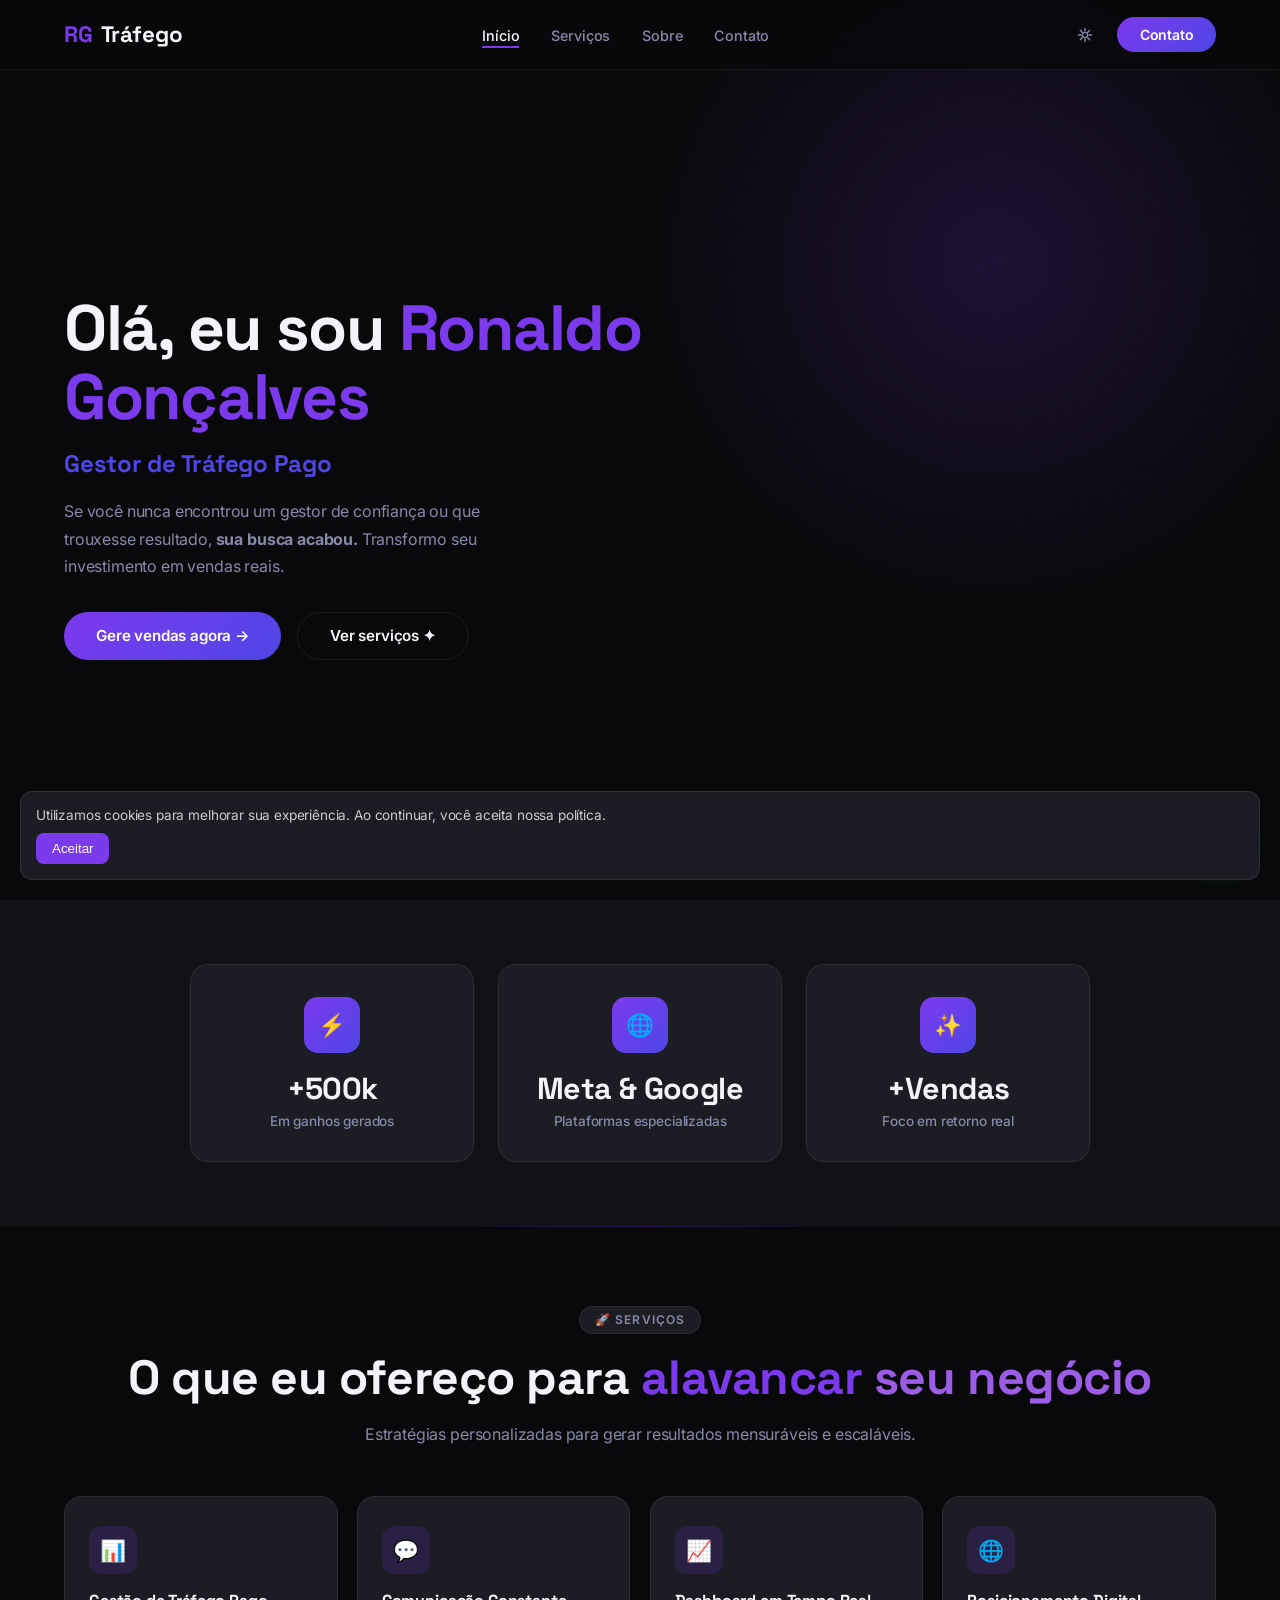
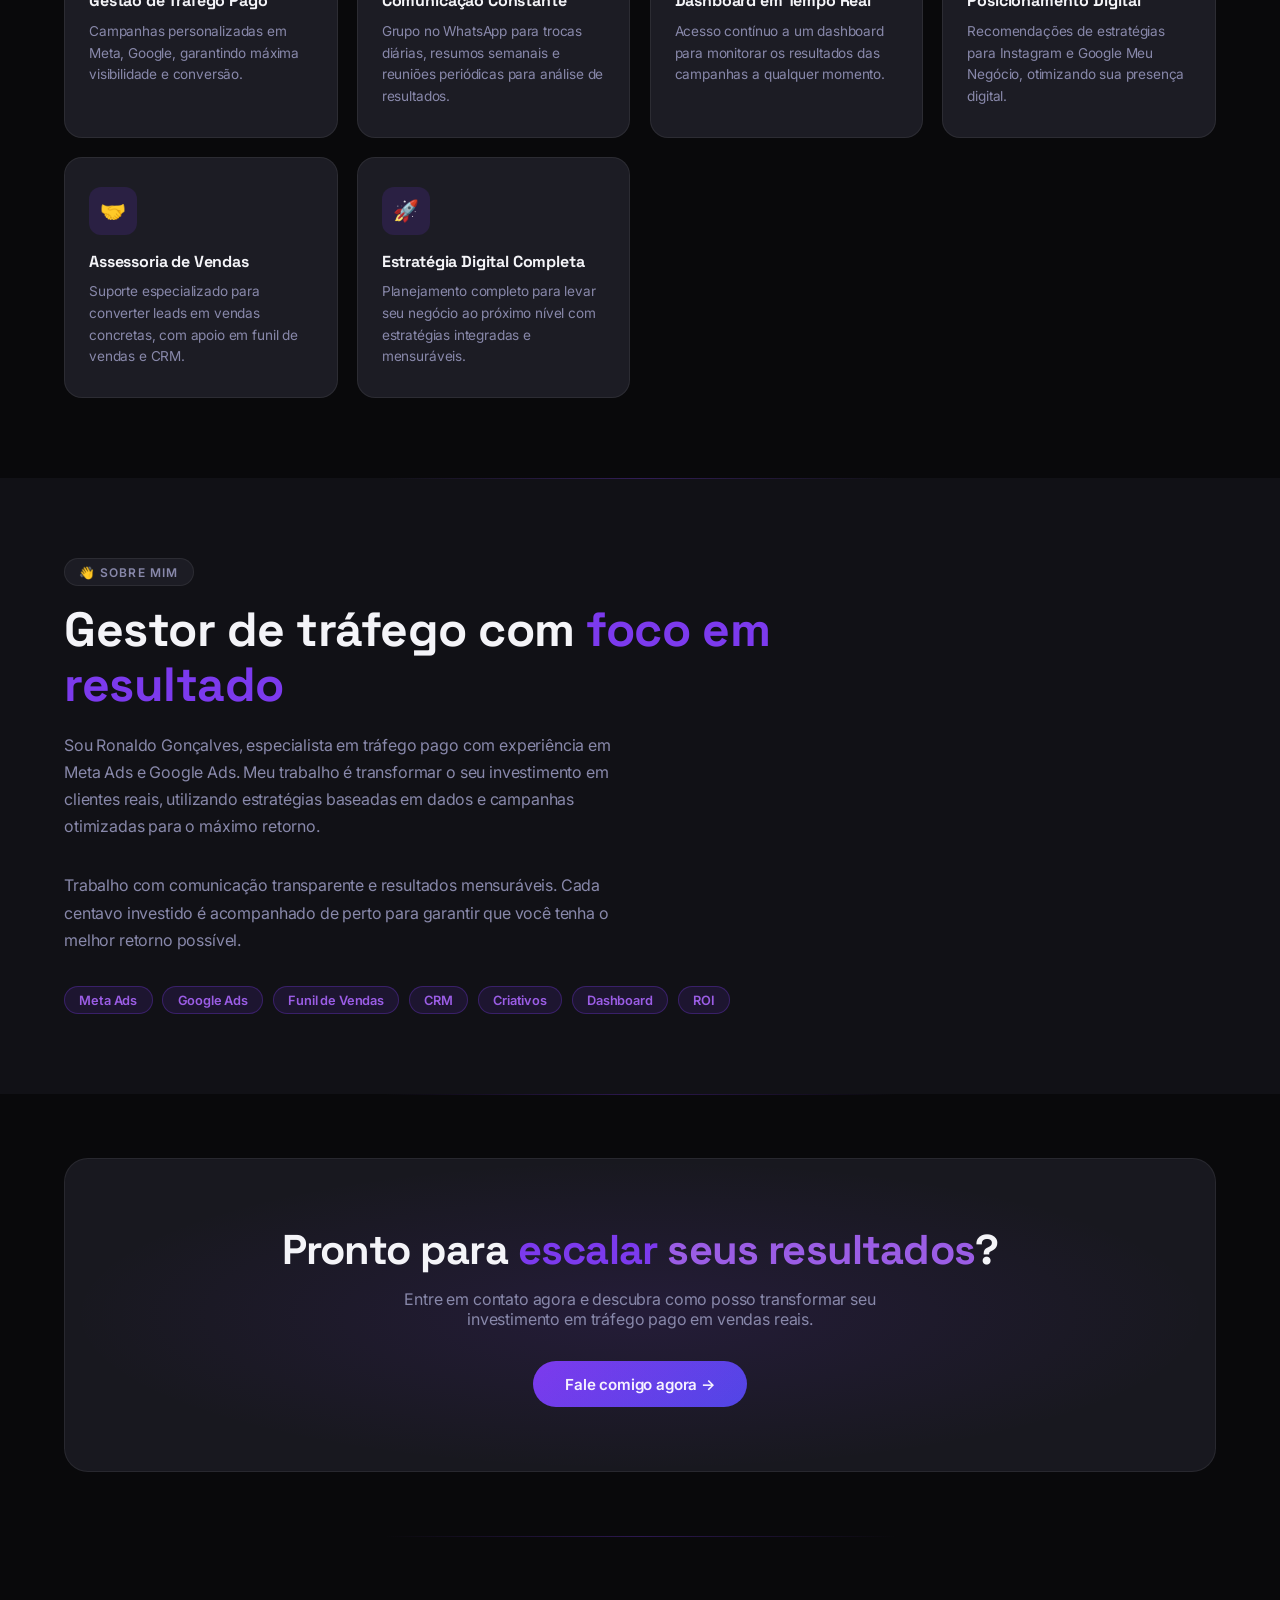
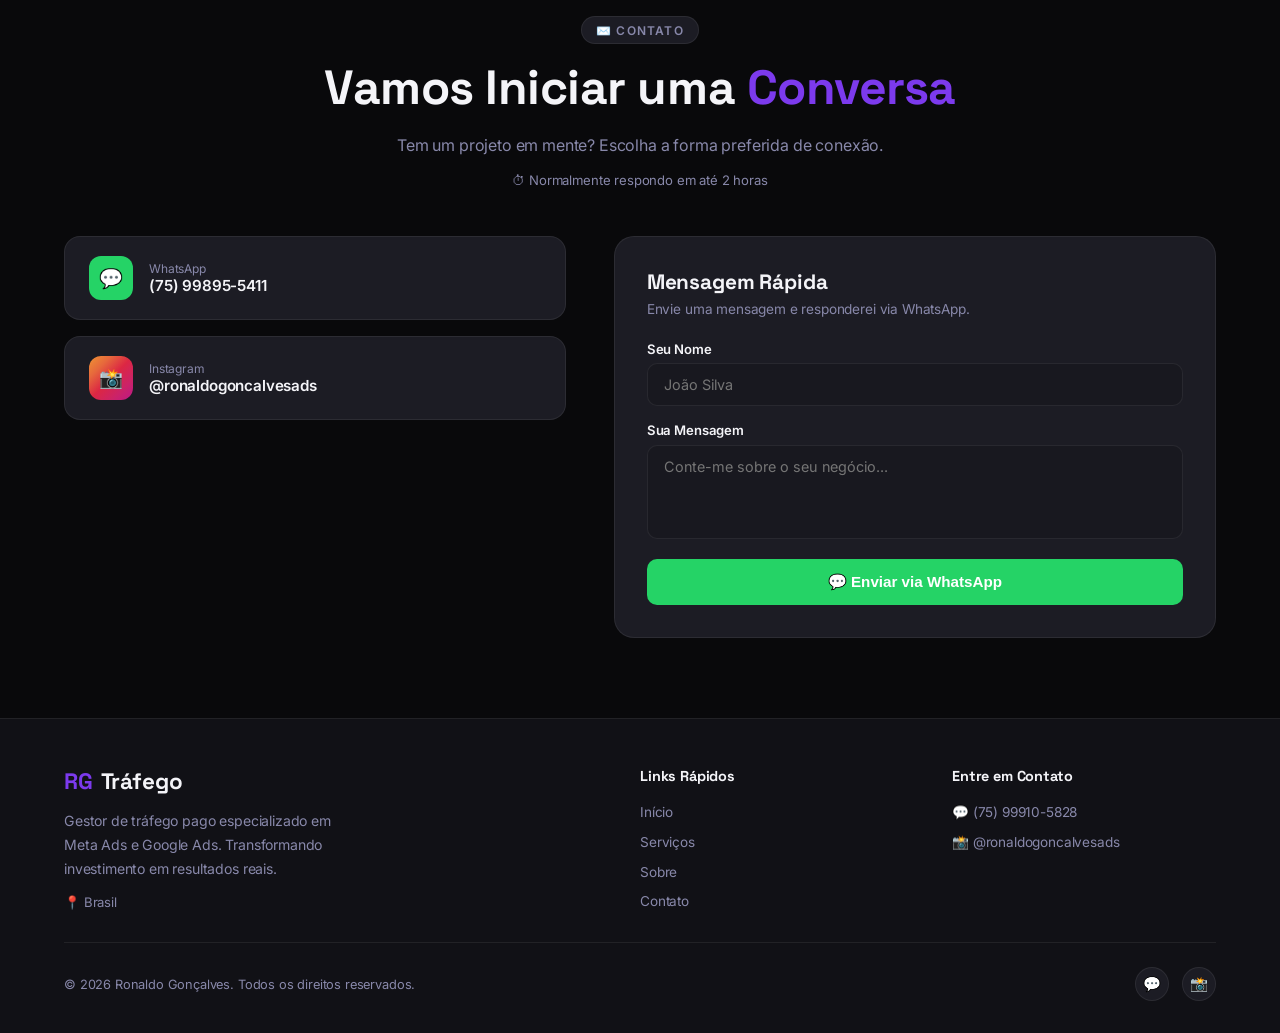
<file: index.html>
<!DOCTYPE html>
<html lang="pt-BR" data-theme="dark">
<head>
  <!-- Google Tag Manager -->
<script>(function(w,d,s,l,i){w[l]=w[l]||[];w[l].push({'gtm.start':
new Date().getTime(),event:'gtm.js'});var f=d.getElementsByTagName(s)[0],
j=d.createElement(s),dl=l!='dataLayer'?'&l='+l:'';j.async=true;j.src=
'https://www.googletagmanager.com/gtm.js?id='+i+dl;f.parentNode.insertBefore(j,f);
})(window,document,'script','dataLayer','GTM-MTQHCKJP');</script>
<!-- End Google Tag Manager -->
  <meta charset="UTF-8" />
  <meta name="viewport" content="width=device-width, initial-scale=1.0" />
  <title>RG Tráfego | Ronaldo Gonçalves</title>
  <meta name="description" content="Gestor de Tráfego Pago especializado em Meta Ads e Google Ads. Transformo investimento em resultados reais." />
  <link rel="icon" type="image/svg+xml" href="data:image/svg+xml,<svg xmlns='http://www.w3.org/2000/svg' viewBox='0 0 100 100'><rect width='100' height='100' rx='20' fill='%23111'/><text y='.9em' font-size='55' font-family='sans-serif' font-weight='900' fill='%237c3aed'>RG</text></svg>" />
  <link rel="preconnect" href="https://fonts.googleapis.com">
  <link rel="preconnect" href="https://fonts.gstatic.com" crossorigin>
  <link rel="preload" as="style" href="https://fonts.googleapis.com/css2?family=Space+Grotesk:wght@400;500;600;700&family=Inter:wght@300;400;500;600;700&display=swap" />
  <link href="https://fonts.googleapis.com/css2?family=Space+Grotesk:wght@400;500;600;700&family=Inter:wght@300;400;500;600;700&display=swap" rel="stylesheet" />
  <style>
    :root {
      --bg: #09090b;
      --bg2: #111116;
      --bg3: #18181f;
      --card: #1c1c24;
      --border: rgba(255,255,255,0.07);
      --text: #f4f4f8;
      --muted: #8888aa;
      --accent1: #7c3aed;
      --accent2: #4f46e5;
      --accent3: #9b5de5;
      --grad: linear-gradient(135deg, #7c3aed, #4f46e5);
      --nav-h: 70px;
    }
    [data-theme="light"] {
      --bg: #f8f8fc;
      --bg2: #f0f0f8;
      --bg3: #e8e8f4;
      --card: #ffffff;
      --border: rgba(0,0,0,0.08);
      --text: #0f0f1a;
      --muted: #5555779;
    }
    *, *::before, *::after { box-sizing: border-box; margin: 0; padding: 0; }
    html { scroll-behavior: smooth; }
    body {
      font-family: 'Inter', sans-serif;
      background: var(--bg);
      color: var(--text);
      overflow-x: hidden;
      transition: background 0.3s, color 0.3s;
    }

    /* ── SCROLLBAR ── */
    ::-webkit-scrollbar { width: 4px; }
    ::-webkit-scrollbar-track { background: var(--bg); }
    ::-webkit-scrollbar-thumb { background: var(--accent1); border-radius: 2px; }

    /* ── NAV ── */
    nav {
      position: fixed; top: 0; left: 0; right: 0; z-index: 100;
      height: var(--nav-h);
      display: flex; align-items: center; justify-content: space-between;
      padding: 0 5%;
      background: rgba(9,9,11,0.85);
      backdrop-filter: blur(20px);
      border-bottom: 1px solid var(--border);
      transition: background 0.3s;
    }
    [data-theme="light"] nav { background: rgba(248,248,252,0.9); }
    .logo {
      font-family: 'Space Grotesk', sans-serif;
      font-size: 1.4rem; font-weight: 800;
      text-decoration: none; color: var(--text);
      display: flex; align-items: center; gap: 2px;
    }
    .logo span { color: var(--accent1); }
    .nav-links { display: flex; gap: 2rem; list-style: none; }
    .nav-links a {
      font-size: 0.9rem; font-weight: 500; color: var(--muted);
      text-decoration: none; transition: color 0.2s;
      position: relative; padding-bottom: 4px;
    }
    .nav-links a::after {
      content: ''; position: absolute; bottom: 0; left: 0;
      width: 0; height: 2px; background: var(--accent1);
      transition: width 0.3s;
    }
    .nav-links a:hover { color: var(--text); }
    .nav-links a:hover::after { width: 100%; }
    .nav-links a.active { color: var(--text); }
    .nav-links a.active::after { width: 100%; }
    .nav-right { display: flex; align-items: center; gap: 1rem; }
    .btn-cta {
      background: var(--grad); color: #fff; border: none;
      padding: 0.55rem 1.4rem; border-radius: 50px;
      font-family: 'Inter', sans-serif; font-size: 0.88rem; font-weight: 600;
      cursor: pointer; text-decoration: none;
      transition: opacity 0.2s, transform 0.2s;
    }
    .btn-cta:hover { opacity: 0.88; transform: translateY(-1px); }
    .theme-toggle {
      background: transparent; border: none;
      color: var(--muted); cursor: pointer;
      width: 32px; height: 32px; border-radius: 6px;
      display: flex; align-items: center; justify-content: center;
      transition: color 0.2s;
      padding: 0;
    }
    .theme-toggle:hover { color: var(--text); }
    .hamburger {
      display: none; flex-direction: column; gap: 5px;
      background: none; border: none; cursor: pointer; padding: 4px;
    }
    .hamburger span { display: block; width: 24px; height: 2px; background: var(--text); border-radius: 2px; transition: 0.3s; }

    /* ── MOBILE MENU ── */
    .mobile-menu {
      display: none; position: fixed; top: var(--nav-h); left: 0; right: 0; z-index: 99;
      background: var(--bg2); border-bottom: 1px solid var(--border);
      padding: 1.5rem 5%; flex-direction: column; gap: 1rem;
    }
    .mobile-menu.open { display: flex; }
    .mobile-menu a {
      font-size: 1.1rem; font-weight: 500; color: var(--text);
      text-decoration: none; padding: 0.5rem 0; border-bottom: 1px solid var(--border);
    }

    /* ── HERO ── */
    #inicio {
      min-height: 100vh;
      display: flex; align-items: center;
      padding: calc(var(--nav-h) + 3rem) 5% 4rem;
      position: relative; overflow: hidden;
    }
    .hero-glow {
      position: absolute; top: -10%; right: -5%;
      width: 55vw; height: 55vw; max-width: 700px;
      background: radial-gradient(circle, rgba(124,58,237,0.18) 0%, transparent 70%);
      pointer-events: none;
    }
    .hero-inner {
      display: grid; grid-template-columns: 1fr 1fr;
      gap: 4rem; align-items: center; width: 100%; max-width: 1200px; margin: auto;
      position: relative; z-index: 1;
    }
    .hero-badge {
      display: inline-flex; align-items: center; gap: 0.5rem;
      background: var(--card); border: 1px solid var(--border);
      padding: 0.4rem 1rem; border-radius: 50px;
      font-size: 0.78rem; font-weight: 600; letter-spacing: 0.12em;
      text-transform: uppercase; color: var(--muted);
      margin-bottom: 1.5rem;
    }
    .hero-badge::before { content: ''; width: 8px; height: 8px; border-radius: 50%; background: #22c55e; animation: pulse 2s infinite; }
    @keyframes pulse { 0%,100%{opacity:1} 50%{opacity:0.3} }
    .hero-title {
      font-family: 'Space Grotesk', sans-serif;
      font-size: clamp(2.4rem, 5vw, 4.2rem);
      font-weight: 800; line-height: 1.08;
      margin-bottom: 1rem;
    }
    .hero-title .hi { color: var(--text); }
    .hero-title .name { color: var(--accent1); }
    .hero-sub {
      font-family: 'Space Grotesk', sans-serif;
      font-size: clamp(1.1rem, 2vw, 1.5rem);
      font-weight: 700; color: var(--accent2);
      margin-bottom: 1.2rem;
    }
    .hero-desc {
      font-size: 1rem; color: var(--muted); line-height: 1.7;
      max-width: 480px; margin-bottom: 2rem;
    }
    .hero-btns { display: flex; gap: 1rem; flex-wrap: wrap; }
    .btn-primary {
      background: var(--grad); color: #fff;
      padding: 0.85rem 2rem; border-radius: 50px;
      font-size: 0.95rem; font-weight: 600;
      text-decoration: none; display: inline-flex; align-items: center; gap: 0.5rem;
      transition: opacity 0.2s, transform 0.2s; border: none; cursor: pointer;
    }
    .btn-primary:hover { opacity: 0.88; transform: translateY(-2px); }
    .btn-outline {
      background: transparent; color: var(--text);
      padding: 0.85rem 2rem; border-radius: 50px;
      font-size: 0.95rem; font-weight: 600;
      text-decoration: none; display: inline-flex; align-items: center; gap: 0.5rem;
      border: 1px solid var(--border); transition: border-color 0.2s, transform 0.2s;
    }
    .btn-outline:hover { border-color: var(--accent1); transform: translateY(-2px); }
    .hero-photo-wrap {
      display: flex; justify-content: center; align-items: center;
      position: relative;
    }
    .hero-photo {
      width: clamp(260px, 35vw, 440px);
      height: clamp(260px, 35vw, 440px);
      border-radius: 50%;
      object-fit: cover; object-position: center top;
      border: 3px solid var(--accent1);
      box-shadow: 0 0 60px rgba(124,58,237,0.3), 0 0 120px rgba(79,70,229,0.15);
      animation: floatImg 4s ease-in-out infinite;
    }
    @keyframes floatImg { 0%,100%{transform:translateY(0)} 50%{transform:translateY(-12px)} }
    .float-icon {
      position: absolute; background: var(--card); border: 1px solid var(--border);
      border-radius: 14px; width: 48px; height: 48px;
      display: flex; align-items: center; justify-content: center; font-size: 1.3rem;
    }
    .fi-1 { top: 10%; right: 5%; animation: floatImg 3s ease-in-out infinite 0.5s; }
    .fi-2 { bottom: 15%; left: 3%; animation: floatImg 3.5s ease-in-out infinite 1s; }

    /* ── STATS ── */
    #stats {
      padding: 4rem 5%;
      background: var(--bg2);
    }
    .stats-grid {
      display: grid; grid-template-columns: repeat(3, 1fr);
      gap: 1.5rem; max-width: 900px; margin: auto;
    }
    .stat-card {
      background: var(--card); border: 1px solid var(--border);
      border-radius: 18px; padding: 2rem 1.5rem; text-align: center;
      transition: transform 0.3s, border-color 0.3s;
    }
    .stat-card:hover { transform: translateY(-4px); border-color: var(--accent1); }
    .stat-icon {
      width: 56px; height: 56px; border-radius: 14px;
      background: var(--grad); display: flex; align-items: center; justify-content: center;
      font-size: 1.4rem; margin: 0 auto 1rem;
    }
    .stat-num {
      font-family: 'Space Grotesk', sans-serif; font-size: 1.9rem; font-weight: 800;
      color: var(--text); margin-bottom: 0.3rem;
    }
    .stat-label { font-size: 0.85rem; color: var(--muted); font-weight: 500; }

    /* ── SECTION GENERIC ── */
    section { padding: 5rem 5%; }
    .section-inner { max-width: 1200px; margin: auto; }
    .section-tag {
      display: inline-flex; align-items: center; gap: 0.4rem;
      background: var(--card); border: 1px solid var(--border);
      padding: 0.35rem 0.9rem; border-radius: 50px;
      font-size: 0.75rem; font-weight: 600; letter-spacing: 0.1em;
      text-transform: uppercase; color: var(--muted); margin-bottom: 1rem;
    }
    .section-title {
      font-family: 'Space Grotesk', sans-serif;
      font-size: clamp(1.8rem, 4vw, 3rem);
      font-weight: 800; line-height: 1.15; margin-bottom: 1rem;
    }
    .section-title .hl { color: var(--accent1); }
    .section-title .hl2 { color: var(--accent3); }
    .section-desc { color: var(--muted); font-size: 1rem; line-height: 1.7; max-width: 560px; }

    /* ── SERVICES ── */
    #servicos { background: var(--bg); }
    .services-header { text-align: center; margin-bottom: 3rem; }
    .services-header .section-desc { margin: auto; }
    .services-grid {
      display: grid; grid-template-columns: repeat(4, 1fr);
      gap: 1.2rem;
    }
    @media(max-width:1000px) { .services-grid { grid-template-columns: repeat(2,1fr); } }
    @media(max-width:600px) { .services-grid { grid-template-columns: 1fr; } }
    .svc-card {
      background: var(--card); border: 1px solid var(--border);
      border-radius: 18px; padding: 1.8rem 1.5rem;
      transition: transform 0.3s, border-color 0.3s;
    }
    .svc-card:hover { transform: translateY(-6px); border-color: var(--accent1); }
    .svc-icon {
      width: 48px; height: 48px; border-radius: 12px;
      background: rgba(124,58,237,0.15); display: flex; align-items: center; justify-content: center;
      font-size: 1.3rem; margin-bottom: 1rem;
    }
    .svc-card h3 { font-family:'Space Grotesk',sans-serif; font-size:1rem; font-weight:700; margin-bottom:0.6rem; }
    .svc-card p { font-size:0.85rem; color:var(--muted); line-height:1.6; }

    /* ── SOBRE ── */
    #sobre { background: var(--bg2); }
    .sobre-inner {
      display: grid; grid-template-columns: 1fr 1fr;
      gap: 5rem; align-items: center;
    }
    .sobre-photo {
      width: 100%; max-width: 420px;
      border-radius: 24px; object-fit: cover; object-position: center top;
      border: 2px solid var(--border);
      height: 480px;
    }
    .sobre-text .section-title { margin-bottom: 1.2rem; }
    .sobre-text .section-desc { margin-bottom: 2rem; }
    .skills-list { display: flex; flex-wrap: wrap; gap: 0.6rem; margin-top: 1.5rem; }
    .skill-tag {
      background: rgba(124,58,237,0.12); border: 1px solid rgba(124,58,237,0.3);
      color: var(--accent3); padding: 0.35rem 0.9rem;
      border-radius: 50px; font-size: 0.8rem; font-weight: 600;
    }

    /* ── CTA MEIO ── */
    .cta-mid {
      background: var(--bg3); border: 1px solid var(--border);
      border-radius: 24px; padding: 4rem; text-align: center;
      position: relative; overflow: hidden;
    }
    .cta-mid::before {
      content: ''; position: absolute; inset: 0;
      background: radial-gradient(ellipse at center, rgba(124,58,237,0.12) 0%, transparent 70%);
      pointer-events: none;
    }
    .cta-mid h2 {
      font-family:'Space Grotesk',sans-serif; font-size: clamp(1.6rem,3.5vw,2.6rem);
      font-weight:800; margin-bottom:0.8rem; position:relative;
    }
    .cta-mid p { color:var(--muted); margin-bottom:2rem; position:relative; max-width:480px; margin-left:auto; margin-right:auto; }

    /* ── CONTATO ── */
    #contato { background: var(--bg); }
    .contact-grid {
      display: grid; grid-template-columns: 1fr 1.2fr;
      gap: 3rem; align-items: start;
    }
    .contact-cards { display: flex; flex-direction: column; gap: 1rem; }
    .contact-card {
      background: var(--card); border: 1px solid var(--border);
      border-radius: 16px; padding: 1.2rem 1.5rem;
      display: flex; align-items: center; gap: 1rem;
      text-decoration: none; color: var(--text);
      transition: border-color 0.2s, transform 0.2s;
    }
    .contact-card:hover { border-color: var(--accent1); transform: translateX(4px); }
    .cc-icon {
      width: 44px; height: 44px; border-radius: 12px;
      display: flex; align-items: center; justify-content: center;
      font-size: 1.2rem; flex-shrink: 0;
    }
    .cc-label { font-size: 0.75rem; color: var(--muted); }
    .cc-val { font-size: 0.95rem; font-weight: 600; }
    .form-box {
      background: var(--card); border: 1px solid var(--border);
      border-radius: 20px; padding: 2rem;
    }
    .form-box h3 { font-family:'Space Grotesk',sans-serif; font-size:1.3rem; font-weight:700; margin-bottom:0.4rem; }
    .form-box p { color:var(--muted); font-size:0.85rem; margin-bottom:1.5rem; }
    .form-group { margin-bottom: 1rem; }
    .form-group label { display:block; font-size:0.82rem; font-weight:600; margin-bottom:0.4rem; color:var(--text); }
    .form-group input, .form-group textarea {
      width: 100%; background: var(--bg3); border: 1px solid var(--border);
      color: var(--text); border-radius: 10px; padding: 0.75rem 1rem;
      font-family: 'Inter', sans-serif; font-size: 0.9rem;
      outline: none; transition: border-color 0.2s;
      resize: none;
    }
    .form-group input:focus, .form-group textarea:focus { border-color: var(--accent1); }
    .btn-whatsapp {
      width: 100%; background: #25d366; color: #fff; border: none;
      padding: 0.9rem; border-radius: 10px; font-size: 0.95rem; font-weight: 600;
      cursor: pointer; display: flex; align-items: center; justify-content: center; gap: 0.5rem;
      transition: opacity 0.2s;
    }
    .btn-whatsapp:hover { opacity: 0.88; }

    /* ── FOOTER ── */
    footer {
      background: var(--bg2); border-top: 1px solid var(--border);
      padding: 3rem 5% 2rem;
    }
    .footer-inner {
      max-width: 1200px; margin: auto;
      display: grid; grid-template-columns: 2fr 1fr 1fr;
      gap: 3rem;
    }
    .footer-brand p { color: var(--muted); font-size: 0.88rem; line-height: 1.7; margin: 0.8rem 0; max-width: 280px; }
    .footer-loc { color: var(--muted); font-size: 0.82rem; display: flex; align-items: center; gap: 0.4rem; }
    .footer-col h4 { font-family:'Space Grotesk',sans-serif; font-weight:700; font-size:0.9rem; margin-bottom:1rem; }
    .footer-col ul { list-style: none; display: flex; flex-direction: column; gap: 0.6rem; }
    .footer-col a { color: var(--muted); text-decoration: none; font-size: 0.85rem; transition: color 0.2s; }
    .footer-col a:hover { color: var(--text); }
    .footer-bottom {
      max-width: 1200px; margin: 2rem auto 0;
      border-top: 1px solid var(--border); padding-top: 1.5rem;
      display: flex; justify-content: space-between; align-items: center;
      flex-wrap: wrap; gap: 1rem;
    }
    .footer-bottom p { color: var(--muted); font-size: 0.8rem; }
    .social-icons { display: flex; gap: 0.8rem; }
    .social-icons a {
      width: 34px; height: 34px; border-radius: 50%;
      background: var(--card); border: 1px solid var(--border);
      display: flex; align-items: center; justify-content: center;
      color: var(--muted); font-size: 0.9rem; text-decoration: none;
      transition: border-color 0.2s, color 0.2s;
    }
    .social-icons a:hover { border-color: var(--accent1); color: var(--text); }

    /* ── WHATSAPP FLOAT ── */
    .wa-float {
      position: fixed; bottom: 2rem; right: 2rem; z-index: 200;
      width: 56px; height: 56px; border-radius: 50%;
      background: #25d366; color: #fff; border: none;
      display: flex; align-items: center; justify-content: center;
      font-size: 1.6rem; cursor: pointer; text-decoration: none;
      box-shadow: 0 4px 20px rgba(37,211,102,0.4);
      transition: transform 0.2s, box-shadow 0.2s;
    }
    .wa-float:hover { transform: scale(1.1); box-shadow: 0 6px 30px rgba(37,211,102,0.5); }

    /* ── RESPONSIVE ── */
    @media(max-width:900px) {
      .hero-inner { grid-template-columns: 1fr; text-align: center; gap: 2rem; }
      .hero-desc { max-width: 100%; }
      .hero-btns { justify-content: center; }
      .hero-photo-wrap { order: -1; }
      .sobre-inner { grid-template-columns: 1fr; }
      .sobre-photo { max-width: 100%; height: 320px; margin: auto; }
      .contact-grid { grid-template-columns: 1fr; }
      .footer-inner { grid-template-columns: 1fr 1fr; }
      .stats-grid { grid-template-columns: 1fr; max-width: 360px; }
      .nav-links { display: none; }
      .hamburger { display: flex; }
    }
    @media(max-width:600px) {
      .footer-inner { grid-template-columns: 1fr; }
      .footer-bottom { flex-direction: column; text-align: center; }
      #stats { padding: 3rem 5%; }
    }

    /* ── REVEAL ANIMATIONS (Hernani-style) ── */
    .reveal { opacity: 0; transform: translateY(40px); transition: opacity 0.7s cubic-bezier(0.16,1,0.3,1), transform 0.7s cubic-bezier(0.16,1,0.3,1); }
    .reveal.visible { opacity: 1; transform: translateY(0); }
    .reveal-left { opacity: 0; transform: translateX(-40px); transition: opacity 0.7s cubic-bezier(0.16,1,0.3,1), transform 0.7s cubic-bezier(0.16,1,0.3,1); }
    .reveal-left.visible { opacity: 1; transform: translateX(0); }
    .reveal-right { opacity: 0; transform: translateX(40px); transition: opacity 0.7s cubic-bezier(0.16,1,0.3,1), transform 0.7s cubic-bezier(0.16,1,0.3,1); }
    .reveal-right.visible { opacity: 1; transform: translateX(0); }
    .reveal-scale { opacity: 0; transform: scale(0.92) translateY(20px); transition: opacity 0.7s cubic-bezier(0.16,1,0.3,1), transform 0.7s cubic-bezier(0.16,1,0.3,1); }
    .reveal-scale.visible { opacity: 1; transform: scale(1) translateY(0); }
    /* stagger delays */
    .d1 { transition-delay: 0.1s; }
    .d2 { transition-delay: 0.2s; }
    .d3 { transition-delay: 0.3s; }
    .d4 { transition-delay: 0.4s; }
    .d5 { transition-delay: 0.5s; }
    /* keep old fade-in class working */
    .fade-in { opacity: 0; transform: translateY(40px); transition: opacity 0.7s cubic-bezier(0.16,1,0.3,1), transform 0.7s cubic-bezier(0.16,1,0.3,1); }
    .fade-in.visible { opacity: 1; transform: translateY(0); }


    /* ── SECTION TRANSITIONS (Hernani-style glow dividers) ── */
    section, #stats {
      position: relative;
    }
    section::before {
      content: '';
      position: absolute;
      top: 0; left: 50%; transform: translateX(-50%);
      width: 40%; height: 1px;
      background: linear-gradient(90deg, transparent, var(--accent1), transparent);
      opacity: 0.3;
      pointer-events: none;
    }
    #inicio::before { display: none; }
    
    /* ── SMOOTH NAV SCROLL INDICATOR ── */
    .scroll-progress {
      position: fixed; top: 0; left: 0; z-index: 200;
      height: 2px; background: var(--grad);
      width: 0%; transition: width 0.1s linear;
    }

    /* ── MOBILE HERO FIX ── */
    @media(max-width:900px) {
      #inicio {
        min-height: 100svh;
        padding-top: calc(var(--nav-h) + 2rem);
        padding-bottom: 3rem;
        align-items: flex-start;
      }
      .hero-inner {
        gap: 1.5rem;
      }
      .hero-photo {
        width: clamp(200px, 60vw, 300px);
        height: clamp(200px, 60vw, 300px);
      }
      .hero-btns {
        justify-content: center;
        margin-top: 0.5rem;
      }
      .hero-title {
        font-size: clamp(2rem, 8vw, 3rem);
      }
    }
    /* ── SPACE GROTESK TITLE TWEAKS ── */
    .hero-title { letter-spacing: -0.02em; }
    .section-title { letter-spacing: -0.01em; }
    .hero-sub { letter-spacing: -0.01em; }
    .stat-num { letter-spacing: -0.02em; }
    .cta-mid h2 { letter-spacing: -0.02em; }
    body { font-family: 'Inter', sans-serif; letter-spacing: -0.01em; }

    /* ── LAYOUT SEM FOTO ── */
    .hero-inner {
      grid-template-columns: 1fr;
      max-width: 1200px;
    }
    .hero-left {
      max-width: 760px;
    }
    .sobre-inner {
      grid-template-columns: 1fr;
      max-width: 900px;
    }
    @media(max-width:900px) {
      .hero-left { max-width: 100%; }
      .sobre-inner { max-width: 100%; }
    }
  </style>
</head>
<body>
<!-- Google Tag Manager (noscript) -->
<noscript><iframe src="https://www.googletagmanager.com/ns.html?id=GTM-MTQHCKJP"
height="0" width="0" style="display:none;visibility:hidden"></iframe></noscript>
<!-- End Google Tag Manager (noscript) -->
<div class="scroll-progress" id="scrollProg"></div>
<!-- NAV -->
<nav>
  <a href="#inicio" class="logo"><span>RG</span>&nbsp;Tráfego</a>
  <ul class="nav-links">
    <li><a href="#inicio" class="active">Início</a></li>
    <li><a href="#servicos">Serviços</a></li>
    <li><a href="#sobre">Sobre</a></li>
    <li><a href="#contato">Contato</a></li>
  </ul>
  <div class="nav-right">
    <button class="theme-toggle" onclick="toggleTheme()" title="Alternar tema" id="themeBtn" aria-label="Alternar tema">
      <svg id="iconSun" xmlns="http://www.w3.org/2000/svg" width="16" height="16" viewBox="0 0 24 24" fill="none" stroke="currentColor" stroke-width="2" stroke-linecap="round" stroke-linejoin="round"><circle cx="12" cy="12" r="4"/><line x1="12" y1="2" x2="12" y2="6"/><line x1="12" y1="18" x2="12" y2="22"/><line x1="4.93" y1="4.93" x2="7.76" y2="7.76"/><line x1="16.24" y1="16.24" x2="19.07" y2="19.07"/><line x1="2" y1="12" x2="6" y2="12"/><line x1="18" y1="12" x2="22" y2="12"/><line x1="4.93" y1="19.07" x2="7.76" y2="16.24"/><line x1="16.24" y1="7.76" x2="19.07" y2="4.93"/></svg>
      <svg id="iconMoon" xmlns="http://www.w3.org/2000/svg" width="16" height="16" viewBox="0 0 24 24" fill="none" stroke="currentColor" stroke-width="2" stroke-linecap="round" stroke-linejoin="round" style="display:none"><path d="M21 12.79A9 9 0 1 1 11.21 3 7 7 0 0 0 21 12.79z"/></svg>
    </button>
    <a href="https://wa.me/5575998955411" target="_blank" class="btn-cta">Contato</a>
    <button class="hamburger" onclick="toggleMenu()" aria-label="Menu">
      <span></span><span></span><span></span>
    </button>
  </div>
</nav>

<!-- MOBILE MENU -->
<div class="mobile-menu" id="mobileMenu">
  <a href="#inicio" onclick="closeMenu()">Início</a>
  <a href="#servicos" onclick="closeMenu()">Serviços</a>
  <a href="#sobre" onclick="closeMenu()">Sobre</a>
  <a href="#contato" onclick="closeMenu()">Contato</a>
</div>

<!-- HERO -->
<section id="inicio">
  <div class="hero-glow"></div>
  <div class="hero-inner">
    <div class="hero-left">
      <h1 class="hero-title reveal d2">
        <span class="hi">Olá, eu sou </span><span class="name">Ronaldo<br>Gonçalves</span>
      </h1>
      <p class="hero-sub reveal d3">Gestor de Tráfego Pago</p>
      <p class="hero-desc reveal d4">
        Se você nunca encontrou um gestor de confiança ou que trouxesse resultado, <strong>sua busca acabou.</strong> Transformo seu investimento em vendas reais.
      </p>
      <div class="hero-btns reveal d5">
        <a href="https://wa.me/5575998955411" target="_blank" class="btn-primary">Gere vendas agora →</a>
        <a href="#servicos" class="btn-outline">Ver serviços ✦</a>
      </div>
    </div></div>
</section>

<!-- STATS -->
<div id="stats">
  <div class="stats-grid">
    <div class="stat-card reveal">
      <div class="stat-icon">⚡</div>
      <div class="stat-num">+500k</div>
      <div class="stat-label">Em ganhos gerados</div>
    </div>
    <div class="stat-card reveal d2">
      <div class="stat-icon">🌐</div>
      <div class="stat-num">Meta & Google</div>
      <div class="stat-label">Plataformas especializadas</div>
    </div>
    <div class="stat-card reveal d3">
      <div class="stat-icon">✨</div>
      <div class="stat-num">+Vendas</div>
      <div class="stat-label">Foco em retorno real</div>
    </div>
  </div>
</div>

<!-- SERVICES -->
<section id="servicos">
  <div class="section-inner">
    <div class="services-header reveal">
      <div class="section-tag">🚀 Serviços</div>
      <h2 class="section-title">O que eu ofereço para <span class="hl">alavancar</span> <span class="hl2">seu negócio</span></h2>
      <p class="section-desc">Estratégias personalizadas para gerar resultados mensuráveis e escaláveis.</p>
    </div>
    <div class="services-grid">
      <div class="svc-card reveal-scale ">
        <div class="svc-icon">📊</div>
        <h3>Gestão de Tráfego Pago</h3>
        <p>Campanhas personalizadas em Meta, Google, garantindo máxima visibilidade e conversão.</p>
      </div>
      <div class="svc-card reveal-scale d2">
        <div class="svc-icon">💬</div>
        <h3>Comunicação Constante</h3>
        <p>Grupo no WhatsApp para trocas diárias, resumos semanais e reuniões periódicas para análise de resultados.</p>
      </div>
      <div class="svc-card reveal-scale d3">
        <div class="svc-icon">📈</div>
        <h3>Dashboard em Tempo Real</h3>
        <p>Acesso contínuo a um dashboard para monitorar os resultados das campanhas a qualquer momento.</p>
      </div>
      <div class="svc-card reveal-scale d1">
        <div class="svc-icon">🌐</div>
        <h3>Posicionamento Digital</h3>
        <p>Recomendações de estratégias para Instagram e Google Meu Negócio, otimizando sua presença digital.</p>
      </div>
      <div class="svc-card reveal-scale d2">
        <div class="svc-icon">🤝</div>
        <h3>Assessoria de Vendas</h3>
        <p>Suporte especializado para converter leads em vendas concretas, com apoio em funil de vendas e CRM.</p>
      </div>
      <div class="svc-card reveal-scale d3">
        <div class="svc-icon">🚀</div>
        <h3>Estratégia Digital Completa</h3>
        <p>Planejamento completo para levar seu negócio ao próximo nível com estratégias integradas e mensuráveis.</p>
      </div>
    </div>
  </div>
</section>

<!-- SOBRE -->
<section id="sobre">
  <div class="section-inner">
    <div class="sobre-inner">
      <div class="sobre-text reveal-right">
        <div class="section-tag">👋 Sobre mim</div>
        <h2 class="section-title">Gestor de tráfego com <span class="hl">foco em resultado</span></h2>
        <p class="section-desc">
          Sou Ronaldo Gonçalves, especialista em tráfego pago com experiência em Meta Ads e Google Ads. Meu trabalho é transformar o seu investimento em clientes reais, utilizando estratégias baseadas em dados e campanhas otimizadas para o máximo retorno.
        </p>
        <p class="section-desc" style="margin-top:1rem;">
          Trabalho com comunicação transparente e resultados mensuráveis. Cada centavo investido é acompanhado de perto para garantir que você tenha o melhor retorno possível.
        </p>
        <div class="skills-list">
          <span class="skill-tag">Meta Ads</span>
          <span class="skill-tag">Google Ads</span>
          <span class="skill-tag">Funil de Vendas</span>
          <span class="skill-tag">CRM</span>
          <span class="skill-tag">Criativos</span>
          <span class="skill-tag">Dashboard</span>
          <span class="skill-tag">ROI</span>
        </div>
      </div>
    </div>
  </div>
</section>

<!-- CTA MEIO -->
<section style="background:var(--bg); padding:4rem 5%;">
  <div class="section-inner">
    <div class="cta-mid reveal">
      <h2>Pronto para <span style="color:var(--accent1)">escalar</span> <span style="color:var(--accent3)">seus resultados</span>?</h2>
      <p>Entre em contato agora e descubra como posso transformar seu investimento em tráfego pago em vendas reais.</p>
      <a href="https://wa.me/5575998955411" target="_blank" class="btn-primary" style="display:inline-flex">Fale comigo agora →</a>
    </div>
  </div>
</section>

<!-- CONTATO -->
<section id="contato">
  <div class="section-inner">
    <div style="text-align:center;margin-bottom:3rem;" class="fade-in">
      <div class="section-tag">✉️ Contato</div>
      <h2 class="section-title">Vamos Iniciar uma <span class="hl">Conversa</span></h2>
      <p class="section-desc" style="margin:auto;">Tem um projeto em mente? Escolha a forma preferida de conexão.</p>
      <p style="color:var(--muted);font-size:0.82rem;margin-top:0.8rem;">⏱ Normalmente respondo em até 2 horas</p>
    </div>
    <div class="contact-grid">
      <div class="contact-cards reveal-left">
        <a href="https://wa.me/5575998955411" target="_blank" class="contact-card">
          <div class="cc-icon" style="background:#25d366;">💬</div>
          <div>
            <div class="cc-label">WhatsApp</div>
            <div class="cc-val">(75) 99895-5411</div>
          </div>
        </a>
        <a href="https://instagram.com/ronaldogoncalvesads" target="_blank" class="contact-card">
          <div class="cc-icon" style="background:linear-gradient(135deg,#f09433,#e6683c,#dc2743,#cc2366,#bc1888);">📸</div>
          <div>
            <div class="cc-label">Instagram</div>
            <div class="cc-val">@ronaldogoncalvesads</div>
          </div>
        </a>
      </div>
      <div class="form-box reveal-right">
        <h3>Mensagem Rápida</h3>
        <p>Envie uma mensagem e responderei via WhatsApp.</p>
        <div class="form-group">
          <label>Seu Nome</label>
          <input type="text" id="nome" placeholder="João Silva" />
        </div>
        <div class="form-group">
          <label>Sua Mensagem</label>
          <textarea id="msg" rows="4" placeholder="Conte-me sobre o seu negócio..."></textarea>
        </div>
        <button class="btn-whatsapp" onclick="sendWA()">💬 Enviar via WhatsApp</button>
      </div>
    </div>
  </div>
</section>

<!-- FOOTER -->
<footer>
  <div class="footer-inner">
    <div class="footer-brand">
      <a href="#inicio" class="logo"><span>RG</span>&nbsp;Tráfego</a>
      <p>Gestor de tráfego pago especializado em Meta Ads e Google Ads. Transformando investimento em resultados reais.</p>
      <div class="footer-loc">📍 Brasil</div>
    </div>
    <div class="footer-col">
      <h4>Links Rápidos</h4>
      <ul>
        <li><a href="#inicio">Início</a></li>
        <li><a href="#servicos">Serviços</a></li>
        <li><a href="#sobre">Sobre</a></li>
        <li><a href="#contato">Contato</a></li>
      </ul>
    </div>
    <div class="footer-col">
      <h4>Entre em Contato</h4>
      <ul>
        <li><a href="https://wa.me/5575998955411" target="_blank">💬 (75) 99910-5828</a></li>
        <li><a href="https://instagram.com/ronaldogoncalvesads" target="_blank">📸 @ronaldogoncalvesads</a></li>
      </ul>
    </div>
  </div>
  <div class="footer-bottom">
    <p>© 2026 Ronaldo Gonçalves. Todos os direitos reservados.</p>
    <div class="social-icons">
      <a href="https://wa.me/5575998955411" target="_blank" title="WhatsApp">💬</a>
      <a href="https://instagram.com/ronaldogoncalvesads" target="_blank" title="Instagram">📸</a>
    </div>
  </div>
</footer>

<!-- WhatsApp Float -->
<a href="https://wa.me/5575998955411" target="_blank" class="wa-float" title="Falar no WhatsApp">
  <svg xmlns="http://www.w3.org/2000/svg" width="28" height="28" viewBox="0 0 24 24" fill="white">
    <path d="M17.472 14.382c-.297-.149-1.758-.867-2.03-.967-.273-.099-.471-.148-.67.15-.197.297-.767.966-.94 1.164-.173.199-.347.223-.644.075-.297-.15-1.255-.463-2.39-1.475-.883-.788-1.48-1.761-1.653-2.059-.173-.297-.018-.458.13-.606.134-.133.298-.347.446-.52.149-.174.198-.298.298-.497.099-.198.05-.371-.025-.52-.075-.149-.669-1.612-.916-2.207-.242-.579-.487-.5-.669-.51-.173-.008-.371-.01-.57-.01-.198 0-.52.074-.792.372-.272.297-1.04 1.016-1.04 2.479 0 1.462 1.065 2.875 1.213 3.074.149.198 2.096 3.2 5.077 4.487.709.306 1.262.489 1.694.625.712.227 1.36.195 1.871.118.571-.085 1.758-.719 2.006-1.413.248-.694.248-1.289.173-1.413-.074-.124-.272-.198-.57-.347m-5.421 7.403h-.004a9.87 9.87 0 01-5.031-1.378l-.361-.214-3.741.982.998-3.648-.235-.374a9.86 9.86 0 01-1.51-5.26c.001-5.45 4.436-9.884 9.888-9.884 2.64 0 5.122 1.03 6.988 2.898a9.825 9.825 0 012.893 6.994c-.003 5.45-4.437 9.884-9.885 9.884m8.413-18.297A11.815 11.815 0 0012.05 0C5.495 0 .16 5.335.157 11.892c0 2.096.547 4.142 1.588 5.945L.057 24l6.305-1.654a11.882 11.882 0 005.683 1.448h.005c6.554 0 11.89-5.335 11.893-11.893a11.821 11.821 0 00-3.48-8.413z"/>
  </svg>
</a>

<script>
  // ── PHOTO BASE64 ──
// ── THEME ──
  const btn = document.getElementById('themeBtn');
  function toggleTheme() {
    const html = document.documentElement;
    const isDark = html.getAttribute('data-theme') === 'dark';
    html.setAttribute('data-theme', isDark ? 'light' : 'dark');
    updateThemeIcon(isDark ? 'light' : 'dark');
    localStorage.setItem('theme', isDark ? 'light' : 'dark');
  }
  function updateThemeIcon(theme) {
    const sun = document.getElementById('iconSun');
    const moon = document.getElementById('iconMoon');
    if (theme === 'dark') { sun.style.display='block'; moon.style.display='none'; }
    else { sun.style.display='none'; moon.style.display='block'; }
  }
  (function() {
    const saved = localStorage.getItem('theme') || 'dark';
    document.documentElement.setAttribute('data-theme', saved);
    updateThemeIcon(saved);
  })();

  // ── MOBILE MENU ──
  function toggleMenu() { document.getElementById('mobileMenu').classList.toggle('open'); }
  function closeMenu() { document.getElementById('mobileMenu').classList.remove('open'); }

  // ── ACTIVE NAV ──
  const sections = document.querySelectorAll('section[id], div[id]');
  const navLinks = document.querySelectorAll('.nav-links a');
  window.addEventListener('scroll', () => {
    let cur = '';
    sections.forEach(s => { if(window.scrollY >= s.offsetTop - 120) cur = s.id; });
    navLinks.forEach(a => {
      a.classList.remove('active');
      if(a.getAttribute('href') === '#' + cur) a.classList.add('active');
    });
  });

  // ── REVEAL ANIMATIONS (Hernani-style) ──
  const revealObserver = new IntersectionObserver((entries) => {
    entries.forEach(e => {
      if (e.isIntersecting) {
        e.target.classList.add('visible');
        revealObserver.unobserve(e.target);
      }
    });
  }, { threshold: 0.08, rootMargin: '0px 0px -40px 0px' });
  
  document.querySelectorAll('.fade-in, .reveal, .reveal-left, .reveal-right, .reveal-scale').forEach(el => {
    revealObserver.observe(el);
  });
  
  // Hero elements animate on load
  setTimeout(() => {
    document.querySelectorAll('#inicio .reveal, #inicio .reveal-right').forEach(el => {
      el.classList.add('visible');
    });
  }, 100);


  // ── SCROLL PROGRESS ──
  const prog = document.getElementById('scrollProg');
  window.addEventListener('scroll', () => {
    const scrolled = (window.scrollY / (document.body.scrollHeight - window.innerHeight)) * 100;
    prog.style.width = scrolled + '%';
  });

  // ── WHATSAPP FORM ──
  function sendWA() {
    const nome = document.getElementById('nome').value.trim();
    const msg = document.getElementById('msg').value.trim();
    if(!nome || !msg) { alert('Por favor preencha seu nome e mensagem.'); return; }
    const text = encodeURIComponent(`Olá Ronaldo! Meu nome é ${nome}. ${msg}`);
    window.open(`https://wa.me/5575998955411?text=${text}`, '_blank');
  }
</script>
<!-- COOKIE CONSENT -->
<div id="cookieBox" style="
  position:fixed;
  bottom:20px;
  left:20px;
  right:20px;
  background:#1c1c24;
  border:1px solid rgba(255,255,255,0.08);
  padding:15px;
  border-radius:12px;
  display:none;
  z-index:999;
">
  <p style="font-size:0.85rem; color:#ccc; margin-bottom:10px;">
    Utilizamos cookies para melhorar sua experiência. Ao continuar, você aceita nossa política.
  </p>
  <button onclick="acceptCookies()" style="
    background:#7c3aed;
    color:#fff;
    border:none;
    padding:8px 16px;
    border-radius:8px;
    cursor:pointer;
  ">
    Aceitar
  </button>
</div>

<script>
  function acceptCookies() {
    localStorage.setItem("cookiesAccepted", "true");
    document.getElementById("cookieBox").style.display = "none";
  }

  if (!localStorage.getItem("cookiesAccepted")) {
    document.getElementById("cookieBox").style.display = "block";
  }
</script>
<!-- COOKIE CONSENT -->
<div id="cookieBox" style="
  position:fixed;
  bottom:20px;
  left:20px;
  right:20px;
  background:#1c1c24;
  border:1px solid rgba(255,255,255,0.08);
  padding:15px;
  border-radius:12px;
  display:none;
  z-index:999;
">
  <p style="font-size:0.85rem; color:#ccc; margin-bottom:10px;">
    Utilizamos cookies para melhorar sua experiência. Ao continuar, você aceita nossa política.
  </p>
  <button onclick="acceptCookies()" style="
    background:#7c3aed;
    color:#fff;
    border:none;
    padding:8px 16px;
    border-radius:8px;
    cursor:pointer;
  ">
    Aceitar
  </button>
</div>

<script>
  function acceptCookies() {
    localStorage.setItem("cookiesAccepted", "true");
    document.getElementById("cookieBox").style.display = "none";
  }

  if (!localStorage.getItem("cookiesAccepted")) {
    document.getElementById("cookieBox").style.display = "block";
  }
</script>
</body>
</html>
</file>
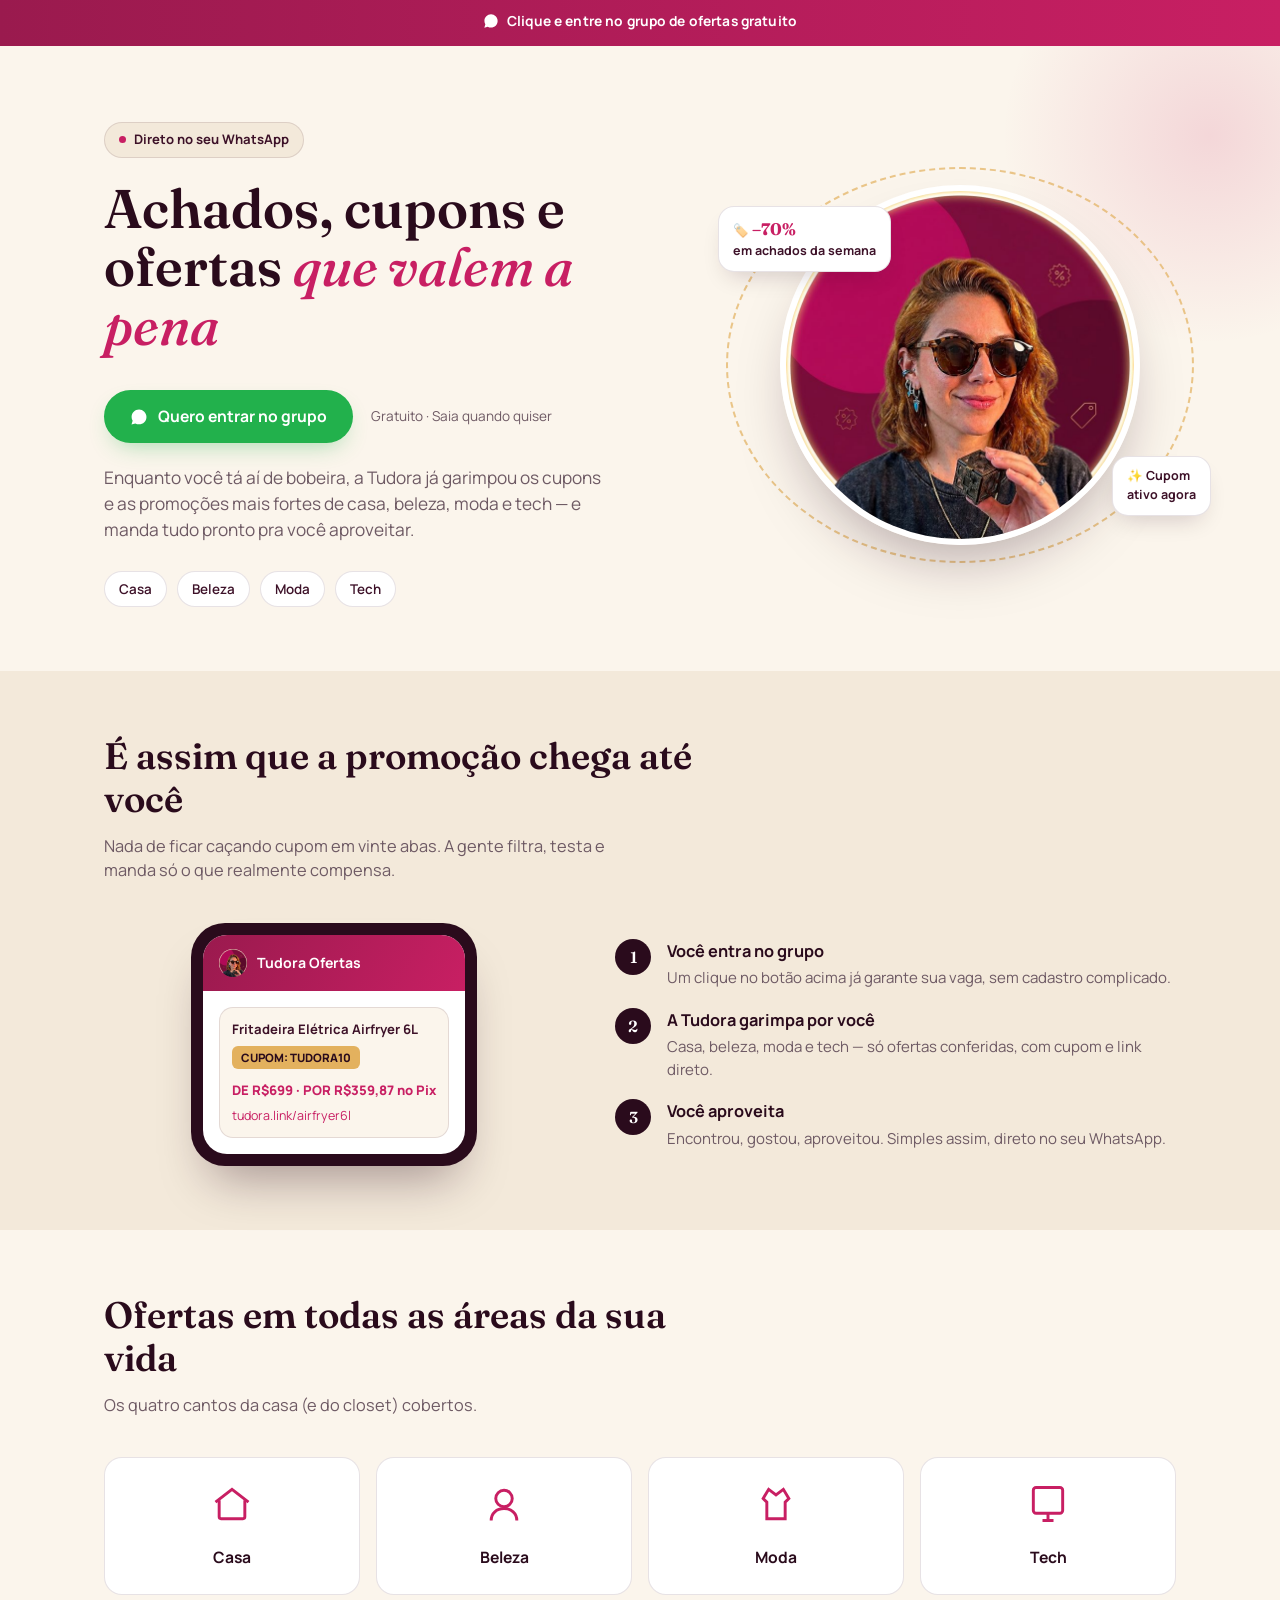
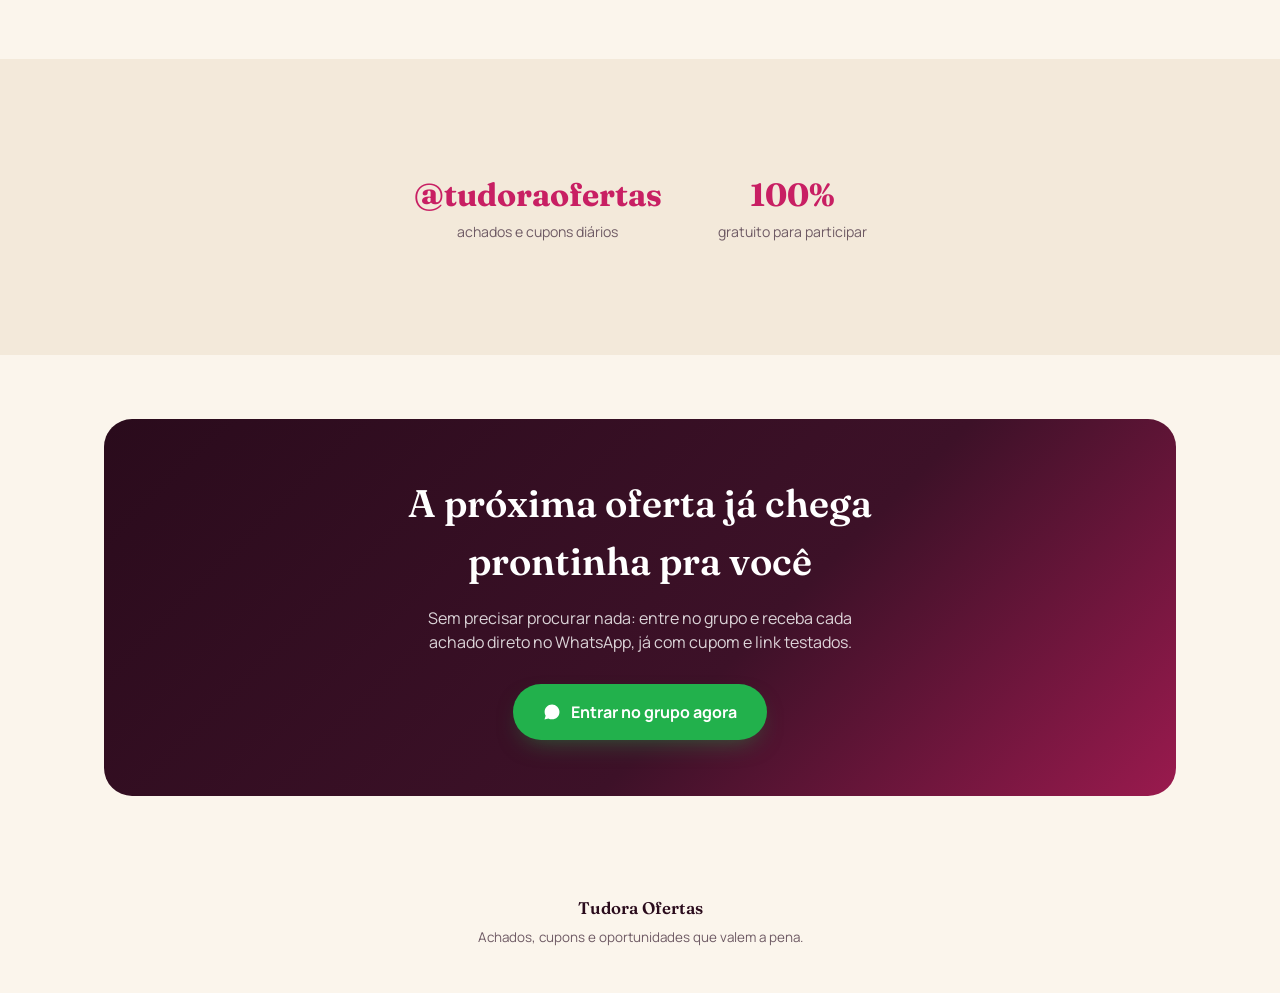
<file: tudoraofertas/index.html>
<!DOCTYPE html>
<html lang="pt-BR">
<head>
<meta charset="UTF-8">
<meta name="viewport" content="width=device-width, initial-scale=1.0">
<title>Tudora Ofertas — Achados, cupons e ofertas que valem a pena</title>
<meta name="description" content="Entre no grupo da Tudora Ofertas no WhatsApp e receba achados, cupons e promoções de casa, beleza, moda e tech direto no seu celular.">
<link rel="preconnect" href="https://fonts.googleapis.com">
<link rel="preconnect" href="https://fonts.gstatic.com" crossorigin>
<link href="https://fonts.googleapis.com/css2?family=Fraunces:opsz,wght@9..144,500;9..144,600;9..144,700&family=Manrope:wght@400;500;600;700;800&display=swap" rel="stylesheet">
<style>
  :root{
    --cream:#FBF5EC;
    --cream-2:#F3E9DA;
    --wine:#3D1128;
    --wine-deep:#2A0B1C;
    --magenta:#C81F63;
    --magenta-deep:#9A1A4E;
    --gold:#E3B15E;
    --green:#22B14C;
    --green-deep:#1C9640;
    --ink:#2A1420;
    --ink-soft:#6E5A64;
    --line: rgba(61,17,40,0.12);
  }
  *{box-sizing:border-box; margin:0; padding:0;}
  html{scroll-behavior:smooth;}
  body{
    font-family:'Manrope', sans-serif;
    background:var(--cream);
    color:var(--ink);
    line-height:1.5;
    -webkit-font-smoothing:antialiased;
  }
  img{max-width:100%; display:block;}
  a{color:inherit;}
  .wrap{max-width:1120px; margin:0 auto; padding:0 24px;}

  /* Top bar */
  .topbar{
    background:linear-gradient(90deg, var(--magenta-deep), var(--magenta));
    color:#fff;
    text-align:center;
    padding:11px 16px;
    font-weight:700;
    font-size:0.86rem;
    letter-spacing:0.01em;
  }
  .topbar a{
    color:#fff;
    text-decoration:none;
    display:inline-flex;
    align-items:center;
    gap:8px;
  }
  .topbar svg{flex-shrink:0;}

  /* Hero */
  .hero{
    padding:76px 0 64px;
    position:relative;
    overflow:hidden;
  }
  .hero::before{
    content:"";
    position:absolute;
    top:-120px; right:-140px;
    width:420px; height:420px;
    background:radial-gradient(circle, rgba(200,31,99,0.14), transparent 70%);
    z-index:0;
  }
  .hero-grid{
    display:grid;
    grid-template-columns:1.15fr 0.85fr;
    gap:56px;
    align-items:center;
    position:relative;
    z-index:1;
  }
  .eyebrow-pill{
    display:inline-flex;
    align-items:center;
    gap:8px;
    background:var(--cream-2);
    border:1px solid var(--line);
    color:var(--wine);
    padding:7px 14px;
    border-radius:99px;
    font-size:0.82rem;
    font-weight:700;
    margin-bottom:22px;
  }
  .eyebrow-pill span.dot{
    width:7px; height:7px; border-radius:50%;
    background:var(--magenta);
    display:inline-block;
  }
  h1{
    font-family:'Fraunces', serif;
    font-weight:600;
    font-size:clamp(2.2rem, 4.4vw, 3.4rem);
    line-height:1.08;
    color:var(--wine-deep);
    max-width:14ch;
  }
  h1 .accent{
    color:var(--magenta);
    font-style:italic;
    font-weight:500;
  }
  .hero-sub{
    margin-top:22px;
    font-size:1.08rem;
    color:var(--ink-soft);
    max-width:46ch;
  }
  .hero-tags{
    display:flex;
    flex-wrap:wrap;
    gap:10px;
    margin-top:28px;
  }
  .tag{
    font-size:0.84rem;
    font-weight:600;
    color:var(--wine);
    background:#fff;
    border:1px solid var(--line);
    padding:7px 14px;
    border-radius:99px;
  }
  .cta-row{
    margin-top:34px;
    display:flex;
    align-items:center;
    gap:18px;
    flex-wrap:wrap;
  }
  .btn-primary{
    display:inline-flex;
    align-items:center;
    gap:10px;
    background:var(--green);
    color:#fff;
    text-decoration:none;
    font-weight:700;
    font-size:0.98rem;
    padding:15px 26px;
    border-radius:99px;
    transition:transform .15s ease, background .15s ease;
    box-shadow:0 10px 24px -10px rgba(34,177,76,0.45);
  }
  .btn-primary:hover{background:var(--green-deep); transform:translateY(-1px);}
  .cta-note{
    font-size:0.85rem;
    color:var(--ink-soft);
  }

  /* Hero photo */
  .hero-photo-wrap{
    position:relative;
    display:flex;
    justify-content:center;
  }
  .hero-photo{
    width:min(360px, 90%);
    aspect-ratio:1/1;
    border-radius:50%;
    overflow:hidden;
    border:6px solid #fff;
    box-shadow:0 30px 60px -20px rgba(42,11,28,0.35);
    position:relative;
    z-index:2;
  }
  .hero-photo img{width:100%; height:100%; object-fit:cover;}
  .hero-photo-ring{
    position:absolute;
    inset:-18px;
    border-radius:50%;
    border:2px dashed var(--gold);
    z-index:1;
    opacity:0.7;
  }
  .float-badge{
    position:absolute;
    background:#fff;
    border:1px solid var(--line);
    border-radius:16px;
    padding:10px 14px;
    font-size:0.78rem;
    font-weight:700;
    color:var(--wine);
    box-shadow:0 12px 24px -10px rgba(42,11,28,0.2);
    z-index:3;
  }
  .float-badge.b1{ top:6%; left:-6%; }
  .float-badge.b2{ bottom:8%; right:-8%; }
  .float-badge .num{ font-family:'Fraunces', serif; font-size:1.05rem; color:var(--magenta); }

  /* Section: como funciona */
  .section{
    padding:64px 0;
  }
  .section-alt{
    background:var(--cream-2);
  }
  .section-head{
    max-width:640px;
    margin-bottom:40px;
  }
  .section-head h2{
    font-family:'Fraunces', serif;
    font-weight:600;
    font-size:clamp(1.7rem, 3vw, 2.3rem);
    color:var(--wine-deep);
    line-height:1.15;
  }
  .section-head p{
    margin-top:14px;
    color:var(--ink-soft);
    font-size:1.02rem;
    max-width:52ch;
  }

  .phone-preview{
    display:grid;
    grid-template-columns:0.9fr 1.1fr;
    gap:52px;
    align-items:center;
  }
  .phone-mock{
    background:var(--wine-deep);
    border-radius:34px;
    padding:12px;
    max-width:300px;
    margin:0 auto;
    box-shadow:0 30px 50px -20px rgba(42,11,28,0.4);
  }
  .phone-screen{
    background:#fff;
    border-radius:24px;
    overflow:hidden;
  }
  .phone-header{
    background:linear-gradient(120deg, var(--magenta-deep), var(--magenta));
    color:#fff;
    padding:14px 16px;
    display:flex;
    align-items:center;
    gap:10px;
    font-weight:700;
    font-size:0.88rem;
  }
  .phone-header .avatar{
    width:28px; height:28px; border-radius:50%;
    background:#fff; flex-shrink:0;
    overflow:hidden;
  }
  .phone-header .avatar img{width:100%;height:100%;object-fit:cover;}
  .chat-msg{
    padding:16px;
    font-size:0.82rem;
  }
  .msg-card{
    border:1px solid var(--line);
    border-radius:14px;
    padding:12px;
    background:var(--cream);
  }
  .msg-card .title{ font-weight:700; color:var(--wine); margin-bottom:6px; }
  .msg-card .price{ color:var(--magenta); font-weight:800; margin:6px 0; }
  .msg-card .coupon{
    display:inline-block;
    background:var(--gold);
    color:var(--wine-deep);
    font-weight:800;
    font-size:0.72rem;
    padding:3px 9px;
    border-radius:6px;
    margin-bottom:6px;
  }
  .msg-card .link{ color:var(--magenta); word-break:break-all; font-size:0.78rem; }

  .steps{
    display:flex;
    flex-direction:column;
    gap:18px;
  }
  .step{
    display:flex;
    gap:16px;
    align-items:flex-start;
  }
  .step-mark{
    width:36px; height:36px;
    border-radius:50%;
    background:var(--wine-deep);
    color:#fff;
    display:flex;
    align-items:center;
    justify-content:center;
    flex-shrink:0;
    font-family:'Fraunces', serif;
    font-weight:600;
  }
  .step h3{
    font-size:1.02rem;
    color:var(--wine-deep);
    margin-bottom:4px;
  }
  .step p{
    color:var(--ink-soft);
    font-size:0.94rem;
  }

  /* Categories */
  .cat-grid{
    display:grid;
    grid-template-columns:repeat(4, 1fr);
    gap:16px;
  }
  .cat-card{
    background:#fff;
    border:1px solid var(--line);
    border-radius:18px;
    padding:24px 18px;
    text-align:center;
  }
  .cat-card .icon{
    width:44px; height:44px;
    margin:0 auto 14px;
    color:var(--magenta);
  }
  .cat-card h3{
    font-size:0.98rem;
    color:var(--wine-deep);
  }

  /* Stat / social proof */
  .stat-bar{
    display:flex;
    justify-content:center;
    gap:56px;
    flex-wrap:wrap;
    text-align:center;
    padding:48px 0;
  }
  .stat-bar .stat b{
    display:block;
    font-family:'Fraunces', serif;
    font-size:2rem;
    color:var(--magenta);
  }
  .stat-bar .stat span{
    color:var(--ink-soft);
    font-size:0.88rem;
  }
  .stat-bar .stat{ text-align:center; }

  /* Final CTA */
  .final-cta{
    background:linear-gradient(135deg, var(--wine-deep), var(--wine) 60%, var(--magenta-deep));
    color:#fff;
    border-radius:28px;
    padding:56px 40px;
    text-align:center;
    margin:0 24px;
    max-width:1072px;
    margin-inline:auto;
  }
  .final-cta h2{
    font-family:'Fraunces', serif;
    font-weight:600;
    font-size:clamp(1.7rem, 3.4vw, 2.4rem);
    max-width:20ch;
    margin:0 auto 16px;
  }
  .final-cta p{
    color:rgba(255,255,255,0.82);
    max-width:44ch;
    margin:0 auto 30px;
  }
  .btn-light{
    display:inline-flex;
    align-items:center;
    gap:10px;
    background:var(--green);
    color:#fff;
    text-decoration:none;
    font-weight:700;
    padding:16px 30px;
    border-radius:99px;
    transition:transform .15s ease, background .15s ease;
    box-shadow:0 10px 24px -10px rgba(34,177,76,0.5);
  }
  .btn-light:hover{ background:var(--green-deep); transform:translateY(-1px); }

  footer{
    padding:36px 0 46px;
    text-align:center;
    color:var(--ink-soft);
    font-size:0.84rem;
  }
  footer .foot-brand{
    font-family:'Fraunces', serif;
    color:var(--wine-deep);
    font-weight:600;
    font-size:1.05rem;
    margin-bottom:6px;
  }

  @media (max-width: 860px){
    .hero-grid{ grid-template-columns:1fr; text-align:center; }
    .hero-photo-wrap{ margin-top:28px; }
    .hero-photo{ width:min(220px, 60%); }
    h1{ max-width:none; margin-inline:auto; }
    .hero-sub{ margin-inline:auto; }
    .hero-tags{ justify-content:center; }
    .cta-row{ justify-content:center; }
    .eyebrow-pill{ margin-inline:auto; }
    .section-head{ margin-inline:auto; text-align:center; }
    .phone-preview{ grid-template-columns:1fr; }
    .phone-mock{ order:-1; }
    .steps{ text-align:left; }
    .cat-grid{ grid-template-columns:repeat(2, 1fr); }
    .final-cta{ margin:0 16px; padding:44px 24px; }
    .stat-bar{ gap:32px; }
    .float-badge.b1{ left:2%; top:2%; }
    .float-badge.b2{ right:2%; bottom:2%; }
  }

  @media (max-width: 480px){
    .wrap{ padding:0 18px; }
    .cat-grid{ grid-template-columns:1fr 1fr; gap:12px; }
    .cat-card{ padding:20px 12px; }
    .final-cta{ margin:0 12px; padding:36px 18px; }
    .btn-primary, .btn-light{ width:100%; justify-content:center; }
    .cta-row{ flex-direction:column; align-items:center; gap:10px; }
    .float-badge{ display:none; }
  }

  @media (prefers-reduced-motion: reduce){
    html{ scroll-behavior:auto; }
    *{ transition:none !important; }
  }
</style>
<!-- Meta Pixel Code -->
<script>
!function(f,b,e,v,n,t,s)
{if(f.fbq)return;n=f.fbq=function(){n.callMethod?
n.callMethod.apply(n,arguments):n.queue.push(arguments)};
if(!f._fbq)f._fbq=n;n.push=n;n.loaded=!0;n.version='2.0';
n.queue=[];t=b.createElement(e);t.async=!0;
t.src=v;s=b.getElementsByTagName(e)[0];
s.parentNode.insertBefore(t,s)}(window, document,'script',
'https://connect.facebook.net/en_US/fbevents.js');
fbq('init', '4586275888323947');
fbq('track', 'PageView');
</script>
<noscript><img height="1" width="1" style="display:none"
src="https://www.facebook.com/tr?id=4586275888323947&ev=PageView&noscript=1"
/></noscript>
<!-- End Meta Pixel Code -->
</head>
<body>

  <div class="topbar">
    <a href="https://chat.whatsapp.com/GStdg7I51mA8E0wn62v03P?s=cl&p=a&mlu=4" target="_blank" rel="noopener">
      <svg width="16" height="16" viewBox="0 0 24 24" fill="currentColor"><path d="M12.04 2C6.58 2 2.13 6.45 2.13 11.91c0 1.87.51 3.62 1.4 5.13L2 22l5.13-1.5a9.87 9.87 0 0 0 4.9 1.31h.01c5.46 0 9.91-4.45 9.91-9.91 0-2.65-1.03-5.14-2.9-7.01A9.86 9.86 0 0 0 12.04 2Z"/></svg>
      Clique e entre no grupo de ofertas gratuito
    </a>
  </div>

  <section class="hero">
    <div class="wrap">
      <div class="hero-grid">
        <div>
          <div class="eyebrow-pill"><span class="dot"></span> Direto no seu WhatsApp</div>
          <h1>Achados, cupons e ofertas <span class="accent">que valem a pena</span></h1>
          <div class="cta-row">
            <a class="btn-primary" href="https://chat.whatsapp.com/GStdg7I51mA8E0wn62v03P?s=cl&p=a&mlu=4" target="_blank" rel="noopener">
              <svg width="18" height="18" viewBox="0 0 24 24" fill="currentColor"><path d="M12.04 2C6.58 2 2.13 6.45 2.13 11.91c0 1.87.51 3.62 1.4 5.13L2 22l5.13-1.5a9.87 9.87 0 0 0 4.9 1.31h.01c5.46 0 9.91-4.45 9.91-9.91 0-2.65-1.03-5.14-2.9-7.01A9.86 9.86 0 0 0 12.04 2Z"/></svg>
              Quero entrar no grupo
            </a>
            <span class="cta-note">Gratuito · Saia quando quiser</span>
          </div>
          <p class="hero-sub">Enquanto você tá aí de bobeira, a Tudora já garimpou os cupons e as promoções mais fortes de casa, beleza, moda e tech — e manda tudo pronto pra você aproveitar.</p>
          <div class="hero-tags">
            <span class="tag">Casa</span>
            <span class="tag">Beleza</span>
            <span class="tag">Moda</span>
            <span class="tag">Tech</span>
          </div>
        </div>
        <div class="hero-photo-wrap">
          <div class="hero-photo-ring"></div>
          <div class="hero-photo">
            <img src="[data-uri]" alt="Tudora Ofertas">
          </div>
          <div class="float-badge b1">🏷️ <span class="num">–70%</span><br>em achados da semana</div>
          <div class="float-badge b2">✨ Cupom<br>ativo agora</div>
        </div>
      </div>
    </div>
  </section>

  <section class="section section-alt">
    <div class="wrap">
      <div class="section-head">
        <h2>É assim que a promoção chega até você</h2>
        <p>Nada de ficar caçando cupom em vinte abas. A gente filtra, testa e manda só o que realmente compensa.</p>
      </div>
      <div class="phone-preview">
        <div class="phone-mock">
          <div class="phone-screen">
            <div class="phone-header">
              <div class="avatar"><img src="[data-uri]" alt=""></div>
              Tudora Ofertas
            </div>
            <div class="chat-msg">
              <div class="msg-card">
                <div class="title">Fritadeira Elétrica Airfryer 6L</div>
                <span class="coupon">CUPOM: TUDORA10</span>
                <div class="price">DE R$699 · POR R$359,87 no Pix</div>
                <div class="link">tudora.link/airfryer6l</div>
              </div>
            </div>
          </div>
        </div>
        <div class="steps">
          <div class="step">
            <div class="step-mark">1</div>
            <div>
              <h3>Você entra no grupo</h3>
              <p>Um clique no botão acima já garante sua vaga, sem cadastro complicado.</p>
            </div>
          </div>
          <div class="step">
            <div class="step-mark">2</div>
            <div>
              <h3>A Tudora garimpa por você</h3>
              <p>Casa, beleza, moda e tech — só ofertas conferidas, com cupom e link direto.</p>
            </div>
          </div>
          <div class="step">
            <div class="step-mark">3</div>
            <div>
              <h3>Você aproveita</h3>
              <p>Encontrou, gostou, aproveitou. Simples assim, direto no seu WhatsApp.</p>
            </div>
          </div>
        </div>
      </div>
    </div>
  </section>

  <section class="section">
    <div class="wrap">
      <div class="section-head">
        <h2>Ofertas em todas as áreas da sua vida</h2>
        <p>Os quatro cantos da casa (e do closet) cobertos.</p>
      </div>
      <div class="cat-grid">
        <div class="cat-card">
          <svg class="icon" viewBox="0 0 24 24" fill="none" stroke="currentColor" stroke-width="1.6"><path d="M3 11l9-7 9 7"/><path d="M5 10v9a1 1 0 0 0 1 1h12a1 1 0 0 0 1-1v-9"/></svg>
          <h3>Casa</h3>
        </div>
        <div class="cat-card">
          <svg class="icon" viewBox="0 0 24 24" fill="none" stroke="currentColor" stroke-width="1.6"><circle cx="12" cy="9" r="4.5"/><path d="M5 21c0-4 3-6.5 7-6.5s7 2.5 7 6.5"/></svg>
          <h3>Beleza</h3>
        </div>
        <div class="cat-card">
          <svg class="icon" viewBox="0 0 24 24" fill="none" stroke="currentColor" stroke-width="1.6"><path d="M8 4l4 3 4-3 3 5-2 2v9H7v-9L5 9z"/></svg>
          <h3>Moda</h3>
        </div>
        <div class="cat-card">
          <svg class="icon" viewBox="0 0 24 24" fill="none" stroke="currentColor" stroke-width="1.6"><rect x="4" y="3" width="16" height="14" rx="1.5"/><path d="M9 21h6M12 17v4"/></svg>
          <h3>Tech</h3>
        </div>
      </div>
    </div>
  </section>

  <section class="section section-alt">
    <div class="wrap">
      <div class="stat-bar">
        <div class="stat"><b>@tudoraofertas</b><span>achados e cupons diários</span></div>
        <div class="stat"><b>100%</b><span>gratuito para participar</span></div>
      </div>
    </div>
  </section>

  <section class="section">
    <div class="wrap">
      <div class="final-cta">
        <h2>A próxima oferta já chega prontinha pra você</h2>
        <p>Sem precisar procurar nada: entre no grupo e receba cada achado direto no WhatsApp, já com cupom e link testados.</p>
        <a class="btn-light" href="https://chat.whatsapp.com/GStdg7I51mA8E0wn62v03P?s=cl&p=a&mlu=4" target="_blank" rel="noopener">
          <svg width="18" height="18" viewBox="0 0 24 24" fill="currentColor"><path d="M12.04 2C6.58 2 2.13 6.45 2.13 11.91c0 1.87.51 3.62 1.4 5.13L2 22l5.13-1.5a9.87 9.87 0 0 0 4.9 1.31h.01c5.46 0 9.91-4.45 9.91-9.91 0-2.65-1.03-5.14-2.9-7.01A9.86 9.86 0 0 0 12.04 2Z"/></svg>
          Entrar no grupo agora
        </a>
      </div>
    </div>
  </section>

  <footer>
    <div class="foot-brand">Tudora Ofertas</div>
    Achados, cupons e oportunidades que valem a pena.
  </footer>

</body>
</html>
</file>
